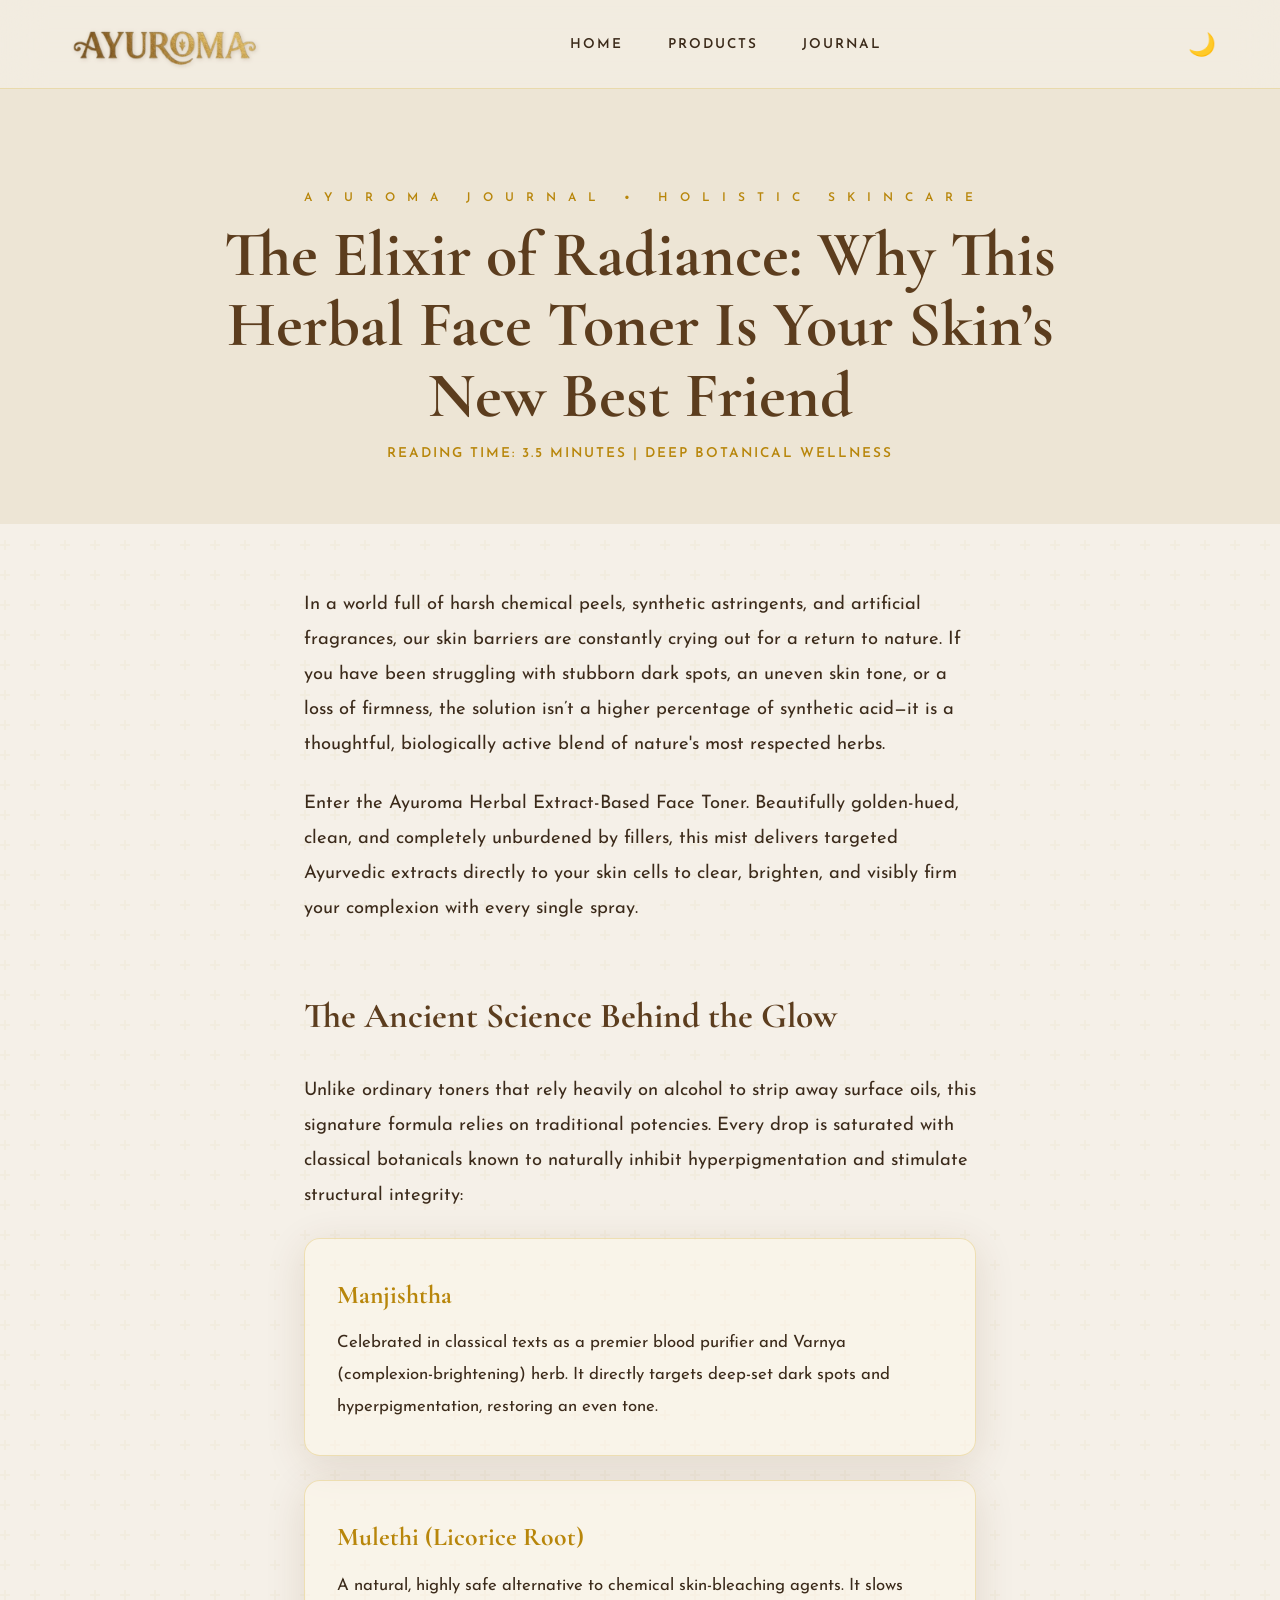
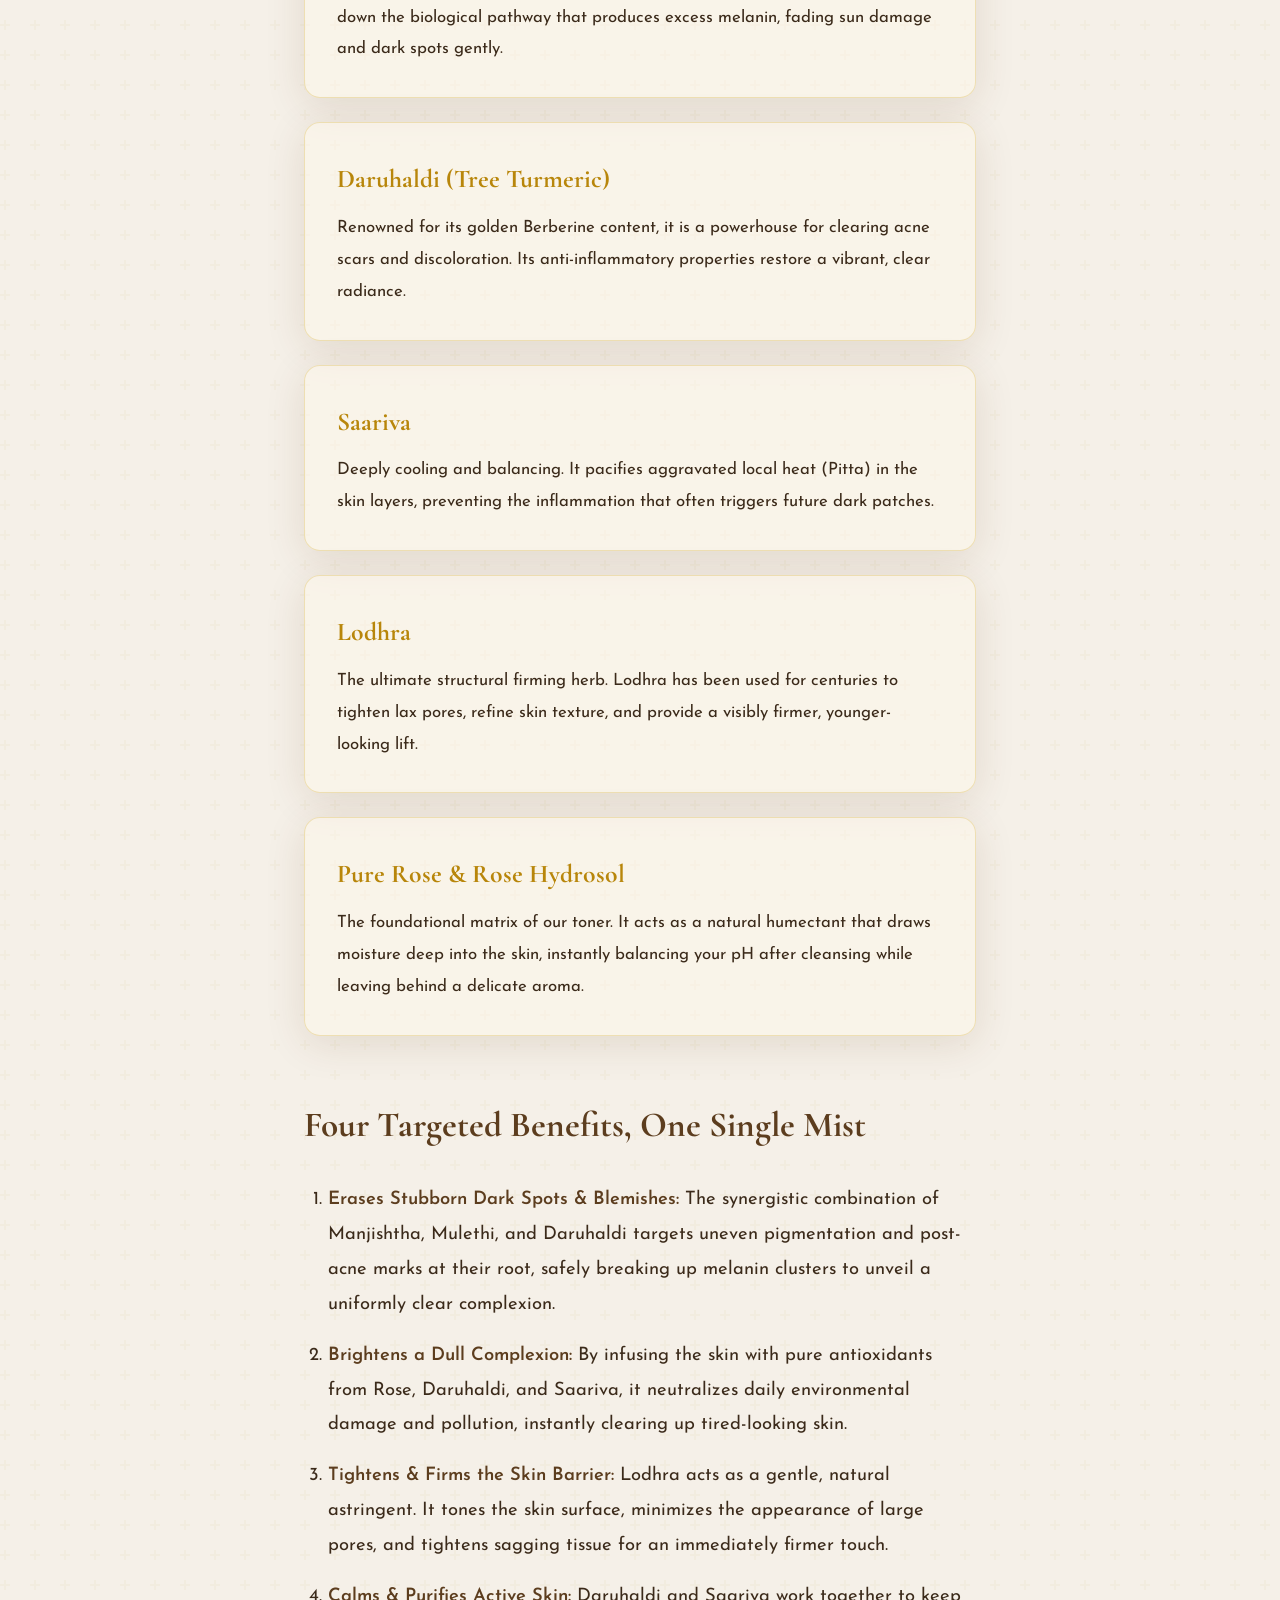
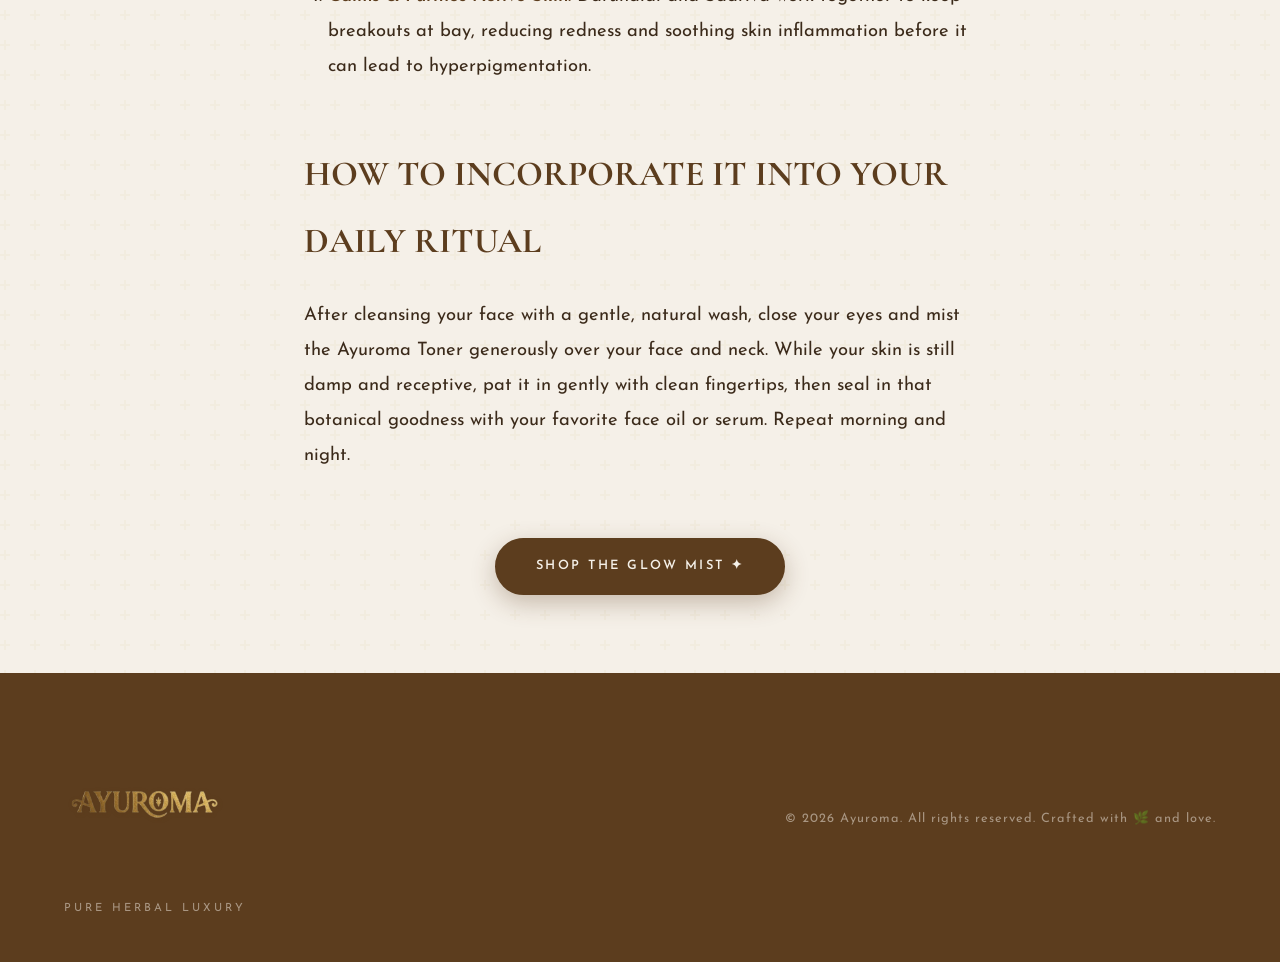
<file: blog-toner.html>
<!DOCTYPE html>
<html lang="en">
<head>
  <meta charset="UTF-8" />
  <meta name="viewport" content="width=device-width, initial-scale=1.0" />
  <title>The Elixir of Radiance | Ayuroma Journal</title>
  <meta name="description" content="Why This Herbal Face Toner Is Your Skin’s New Best Friend." />
  <link rel="preconnect" href="https://fonts.googleapis.com" />
  <link rel="preconnect" href="https://fonts.gstatic.com" crossorigin />
  <link href="https://fonts.googleapis.com/css2?family=Cinzel+Decorative:wght@400;700&family=Cormorant+Garamond:ital,wght@0,400;0,600;0,700;1,400;1,600&family=Josefin+Sans:wght@300;400;600&display=swap" rel="stylesheet" />
  <link rel="stylesheet" href="style-premium.css?v=4" />
  <style>
    /* Add some specific styles for the blog post */
    .blog-post-hero {
      padding: 12rem 5% 4rem;
      text-align: center;
      background: var(--cream-dark);
      position: relative;
    }
    .blog-post-title {
      font-family: 'Cormorant Garamond', serif;
      font-size: clamp(2.5rem, 5vw, 4rem);
      color: var(--brown);
      margin-bottom: 1rem;
      line-height: 1.1;
      max-width: 900px;
      margin-left: auto;
      margin-right: auto;
    }
    .blog-post-meta {
      font-size: 0.85rem;
      letter-spacing: 2px;
      text-transform: uppercase;
      color: var(--gold);
      font-weight: 600;
    }
    .blog-content {
      max-width: 800px;
      margin: 0 auto;
      padding: 4rem 5%;
      font-size: 1.15rem;
      line-height: 1.9;
      color: var(--text-main);
    }
    .blog-content h2 {
      font-family: 'Cormorant Garamond', serif;
      font-size: 2.2rem;
      color: var(--brown);
      margin: 3.5rem 0 1.5rem;
    }
    .blog-content h3 {
      font-family: 'Cormorant Garamond', serif;
      font-size: 1.6rem;
      color: var(--brown);
      margin: 2rem 0 1rem;
    }
    .blog-content p {
      margin-bottom: 1.5rem;
    }
    .blog-content ul, .blog-content ol {
      margin-bottom: 1.5rem;
      padding-left: 1.5rem;
    }
    .blog-content li {
      margin-bottom: 1rem;
    }
    .blog-content strong {
      color: var(--brown);
      font-weight: 600;
    }
    .herb-card {
      background: var(--glass-bg);
      border: 1px solid var(--glass-border);
      border-radius: var(--radius-md);
      padding: 2rem;
      margin-bottom: 1.5rem;
      box-shadow: var(--glass-shadow);
      transition: transform var(--transition);
    }
    .herb-card:hover {
      transform: translateY(-5px);
    }
    .herb-card h4 {
      font-family: 'Cormorant Garamond', serif;
      font-size: 1.6rem;
      color: var(--gold);
      margin-bottom: 0.5rem;
    }
    .herb-card p {
      margin-bottom: 0;
      font-size: 1.05rem;
    }
  </style>
</head>
<body>
  <!-- ======== CURSOR GLOW ======== -->
  <div class="cursor-glow" id="cursorGlow"></div>
  <div class="cursor-trail" id="cursorTrail"></div>

  <!-- ======== NAVBAR ======== -->
  <nav class="navbar scrolled" id="navbar">
    <div class="nav-logo">
      <a href="index.html" style="text-decoration:none; display:flex; align-items:center;">
        <img src="assets/logo.png" alt="Ayuroma Logo" class="nav-logo-img" onerror="this.style.display='none'; this.nextElementSibling.style.display='flex';" />
        <div class="fallback-logo" style="display: none; align-items: baseline; gap: 2px;">
          <span class="logo-text">AYUROMA</span>
          <span class="logo-reg">®</span>
        </div>
      </a>
    </div>
    <ul class="nav-links" id="navLinks">
      <li><a href="index.html#home">Home</a></li>
      <li><a href="index.html#products">Products</a></li>
      <li><a href="index.html#blog">Journal</a></li>
    </ul>
    <div class="nav-actions">
      <button class="theme-toggle" id="themeToggle" aria-label="Toggle Dark Mode">
        <span class="theme-toggle-icon">🌙</span>
      </button>
    </div>
  </nav>

  <!-- ======== BLOG HERO ======== -->
  <header class="blog-post-hero">
    <p class="section-eyebrow">A Y U R O M A &nbsp; J O U R N A L &nbsp; • &nbsp; H O L I S T I C &nbsp; S K I N C A R E</p>
    <h1 class="blog-post-title">The Elixir of Radiance: Why This Herbal Face Toner Is Your Skin’s New Best Friend</h1>
    <p class="blog-post-meta">Reading Time: 3.5 minutes | Deep Botanical Wellness</p>
  </header>

  <!-- ======== BLOG CONTENT ======== -->
  <main class="blog-content">
    <p>In a world full of harsh chemical peels, synthetic astringents, and artificial fragrances, our skin barriers are constantly crying out for a return to nature. If you have been struggling with stubborn dark spots, an uneven skin tone, or a loss of firmness, the solution isn’t a higher percentage of synthetic acid—it is a thoughtful, biologically active blend of nature's most respected herbs.</p>
    
    <p>Enter the Ayuroma Herbal Extract-Based Face Toner. Beautifully golden-hued, clean, and completely unburdened by fillers, this mist delivers targeted Ayurvedic extracts directly to your skin cells to clear, brighten, and visibly firm your complexion with every single spray.</p>

    <h2>The Ancient Science Behind the Glow</h2>
    <p>Unlike ordinary toners that rely heavily on alcohol to strip away surface oils, this signature formula relies on traditional potencies. Every drop is saturated with classical botanicals known to naturally inhibit hyperpigmentation and stimulate structural integrity:</p>

    <div class="herb-card">
      <h4>Manjishtha</h4>
      <p>Celebrated in classical texts as a premier blood purifier and Varnya (complexion-brightening) herb. It directly targets deep-set dark spots and hyperpigmentation, restoring an even tone.</p>
    </div>

    <div class="herb-card">
      <h4>Mulethi (Licorice Root)</h4>
      <p>A natural, highly safe alternative to chemical skin-bleaching agents. It slows down the biological pathway that produces excess melanin, fading sun damage and dark spots gently.</p>
    </div>

    <div class="herb-card">
      <h4>Daruhaldi (Tree Turmeric)</h4>
      <p>Renowned for its golden Berberine content, it is a powerhouse for clearing acne scars and discoloration. Its anti-inflammatory properties restore a vibrant, clear radiance.</p>
    </div>

    <div class="herb-card">
      <h4>Saariva</h4>
      <p>Deeply cooling and balancing. It pacifies aggravated local heat (Pitta) in the skin layers, preventing the inflammation that often triggers future dark patches.</p>
    </div>

    <div class="herb-card">
      <h4>Lodhra</h4>
      <p>The ultimate structural firming herb. Lodhra has been used for centuries to tighten lax pores, refine skin texture, and provide a visibly firmer, younger-looking lift.</p>
    </div>

    <div class="herb-card">
      <h4>Pure Rose & Rose Hydrosol</h4>
      <p>The foundational matrix of our toner. It acts as a natural humectant that draws moisture deep into the skin, instantly balancing your pH after cleansing while leaving behind a delicate aroma.</p>
    </div>

    <h2>Four Targeted Benefits, One Single Mist</h2>
    <ol>
      <li><strong>Erases Stubborn Dark Spots & Blemishes:</strong> The synergistic combination of Manjishtha, Mulethi, and Daruhaldi targets uneven pigmentation and post-acne marks at their root, safely breaking up melanin clusters to unveil a uniformly clear complexion.</li>
      <li><strong>Brightens a Dull Complexion:</strong> By infusing the skin with pure antioxidants from Rose, Daruhaldi, and Saariva, it neutralizes daily environmental damage and pollution, instantly clearing up tired-looking skin.</li>
      <li><strong>Tightens & Firms the Skin Barrier:</strong> Lodhra acts as a gentle, natural astringent. It tones the skin surface, minimizes the appearance of large pores, and tightens sagging tissue for an immediately firmer touch.</li>
      <li><strong>Calms & Purifies Active Skin:</strong> Daruhaldi and Saariva work together to keep breakouts at bay, reducing redness and soothing skin inflammation before it can lead to hyperpigmentation.</li>
    </ol>

    <h2>HOW TO INCORPORATE IT INTO YOUR DAILY RITUAL</h2>
    <p>After cleansing your face with a gentle, natural wash, close your eyes and mist the Ayuroma Toner generously over your face and neck. While your skin is still damp and receptive, pat it in gently with clean fingertips, then seal in that botanical goodness with your favorite face oil or serum. Repeat morning and night.</p>
    
    <div style="text-align: center; margin-top: 4rem;">
      <a href="index.html#products" class="btn btn--primary">Shop The Glow Mist ✦</a>
    </div>
  </main>

  <!-- ======== FOOTER ======== -->
  <footer class="footer">
    <div class="footer-inner">
      <div class="footer-brand">
        <a href="index.html" style="text-decoration:none;">
          <img src="assets/logo.png" alt="Ayuroma Logo" class="footer-logo-img" onerror="this.style.display='none'; this.nextElementSibling.style.display='block';" />
          <div class="fallback-logo" style="display: none;">
            <span class="logo-text" style="color:var(--cream); background:none; -webkit-text-fill-color:initial;">AYUROMA</span><span class="logo-reg" style="color:var(--gold-light); background:none; -webkit-text-fill-color:initial;">®</span>
          </div>
        </a>
        <p>Pure Herbal Luxury</p>
      </div>
      <p class="footer-copy">© 2026 Ayuroma. All rights reserved. Crafted with 🌿 and love.</p>
    </div>
  </footer>

  <script src="script-premium.js?v=4"></script>
</body>
</html>
</file>
<file: style-premium.css>
/* ============================
   AYUROMA – Premium CSS
   Theme: Parchment Botanical Glassmorphism
   ============================ */

/* ── FONTS & ROOT ── */
@import url('https://fonts.googleapis.com/css2?family=Cormorant+Garamond:ital,wght@0,400;0,600;0,700;1,400;1,600&family=Josefin+Sans:wght@300;400;600&display=swap');

:root {
  --cream:       #f5f0e8;
  --cream-dark:  #ede5d5;
  --parchment:   #e8ddc8;
  --gold:        #b8860b;
  --gold-light:  #d4af37;
  --gold-shine:  #f0d060;
  --brown:       #5c3d1e;
  --green:       #3a5c3a;
  --green-light: #6a9c6a;
  --rose:        #c7607a;
  --turmeric:    #d4881a;
  --text-main:   #3b2a1a;
  --text-muted:  #7a6050;
  --glass-bg:    rgba(255,248,235,0.45);
  --glass-bg-strong: rgba(255,248,235,0.72);
  --glass-border:rgba(212,175,55,0.3);
  --glass-shadow:0 8px 40px rgba(90,50,10,0.12);
  --radius-lg:   24px;
  --radius-md:   16px;
  --radius-sm:   10px;
  --transition:  0.4s cubic-bezier(0.25, 1, 0.5, 1);
}

[data-theme="dark"] {
  --cream:       #1a1614;
  --cream-dark:  #25201d;
  --parchment:   #12100e;
  --gold:        #d4af37;
  --gold-light:  #f0d060;
  --gold-shine:  #fdf0a6;
  --brown:       #e8ddc8;
  --text-main:   #f5f0e8;
  --text-muted:  #b5a595;
  --glass-bg:    rgba(30, 25, 20, 0.65);
  --glass-bg-strong: rgba(30, 25, 20, 0.85);
  --glass-border:rgba(212, 175, 55, 0.25);
  --glass-shadow:0 8px 40px rgba(0, 0, 0, 0.6);
}

body.dark-mode {
  --brown: #EADDCD;
  --cream: #1C1611;
  --bg-color: #120E0A;
  --text-main: #F3EAE1;
  --text-muted: #BFAEA3;
  --glass-bg: rgba(28, 22, 17, 0.75);
  --glass-border: rgba(212, 175, 55, 0.15);
  --shadow: 0 10px 40px rgba(0, 0, 0, 0.4);
  --shadow-hover: 0 15px 50px rgba(0, 0, 0, 0.6);
}

*, *::before, *::after { box-sizing: border-box; margin: 0; padding: 0; }

html { scroll-behavior: smooth; }

body {
  font-family: 'Josefin Sans', sans-serif;
  background-color: var(--cream);
  background-image:
    url("data:image/svg+xml,%3Csvg width='60' height='60' viewBox='0 0 60 60' xmlns='http://www.w3.org/2000/svg'%3E%3Cg fill='none' fill-rule='evenodd'%3E%3Cg fill='%23b8860b' fill-opacity='0.04'%3E%3Cpath d='M36 34v-4h-2v4h-4v2h4v4h2v-4h4v-2h-4zm0-30V0h-2v4h-4v2h4v4h2V6h4V4h-4zM6 34v-4H4v4H0v2h4v4h2v-4h4v-2H6zM6 4V0H4v4H0v2h4v4h2V6h4V4H6z'/%3E%3C/g%3E%3C/g%3E%3C/svg%3E");
  color: var(--text-main);
  overflow-x: hidden;
  min-height: 100vh;
}

/* ── PETALS ── */
.petals-container {
  position: fixed;
  top: 0; left: 0;
  width: 100%; height: 100%;
  pointer-events: none;
  z-index: 0;
  overflow: hidden;
}
.petal {
  position: absolute;
  top: -60px;
  width: 14px;
  height: 14px;
  border-radius: 50% 0 50% 0;
  opacity: 0;
  animation: petalFall linear infinite;
}
@keyframes petalFall {
  0%   { opacity: 0;   transform: translateY(-20px) rotate(0deg); }
  10%  { opacity: 0.6; }
  90%  { opacity: 0.4; }
  100% { opacity: 0;   transform: translateY(110vh) rotate(720deg); }
}

/* ── NAVBAR ── */
.navbar {
  position: fixed;
  top: 0; width: 100%;
  padding: 1.2rem 5%;
  display: flex;
  align-items: center;
  justify-content: space-between;
  background: rgba(245,240,232,0.6);
  backdrop-filter: blur(20px);
  -webkit-backdrop-filter: blur(20px);
  border-bottom: 1px solid var(--glass-border);
  z-index: 1000;
  transition: background var(--transition);
}
.navbar.scrolled {
  background: rgba(245,240,232,0.92);
  box-shadow: 0 4px 20px rgba(90,50,10,0.08);
}

.nav-logo {
  display: flex;
  align-items: center;
}
.nav-logo-img {
  height: 200px;
  width: auto;
  object-fit: contain;
  filter: drop-shadow(1px 1px 2px rgba(90, 50, 10, 0.2));
  margin-top: -75px;
  margin-bottom: -75px;
  pointer-events: none;
}
.footer-logo-img {
  height: 160px;
  width: auto;
  object-fit: contain;
  margin-bottom: 0.8rem;
  filter: drop-shadow(1px 1px 2px rgba(90, 50, 10, 0.3));
}
.logo-text {
  font-family: 'Cinzel Decorative', serif;
  font-size: 2.6rem;
  font-weight: 700;
  letter-spacing: 2px;
  background: linear-gradient(
    to bottom right,
    #cf9e46 0%,
    #fdf0a6 25%,
    #d8a241 50%,
    #b27b27 75%,
    #e1b656 100%
  );
  -webkit-background-clip: text;
  -webkit-text-fill-color: transparent;
  color: transparent;
  filter: drop-shadow(1px 1px 1px rgba(90, 50, 10, 0.3));
  text-transform: uppercase;
}
.logo-reg {
  font-size: 1rem;
  font-family: 'Cinzel Decorative', serif;
  background: linear-gradient(to bottom, #fdf0a6, #b27b27);
  -webkit-background-clip: text;
  -webkit-text-fill-color: transparent;
  color: transparent;
  transform: translateY(-12px);
}

.nav-links {
  list-style: none;
  display: flex;
  gap: 2.8rem;
}
.nav-links a {
  text-decoration: none;
  font-size: 0.85rem;
  font-weight: 600;
  letter-spacing: 2px;
  text-transform: uppercase;
  color: var(--text-main);
  position: relative;
  transition: color var(--transition);
}
.nav-links a::after {
  content: '';
  position: absolute;
  bottom: -4px; left: 0;
  width: 0; height: 1px;
  background: var(--gold);
  transition: width var(--transition);
}
.nav-links a:hover { color: var(--gold); }
.nav-links a:hover::after { width: 100%; }

.nav-toggle {
  display: none;
  flex-direction: column;
  gap: 5px;
  background: none;
  border: none;
  cursor: pointer;
  padding: 4px;
}
.nav-toggle span {
  display: block;
  width: 26px; height: 2px;
  background: var(--brown);
  transition: var(--transition);
}

.nav-actions {
  display: flex;
  align-items: center;
  gap: 1.5rem;
  position: relative;
  z-index: 100;
}
.theme-toggle {
  background: none;
  border: none;
  font-size: 1.4rem;
  cursor: pointer;
  color: var(--brown);
  transition: transform var(--transition);
  display: flex;
  align-items: center;
  justify-content: center;
}
.theme-toggle:hover {
  transform: rotate(15deg) scale(1.1);
}
.nav-cart-btn {
  background: none;
  border: none;
  font-size: 1.4rem;
  cursor: pointer;
  color: var(--brown);
  position: relative;
  display: flex;
  align-items: center;
  justify-content: center;
  transition: transform var(--transition);
}
.nav-cart-btn:hover {
  transform: scale(1.1);
}
.nav-cart-count {
  position: absolute;
  top: -6px; right: -8px;
  background: var(--gold);
  color: var(--brown);
  font-size: 0.7rem;
  font-weight: bold;
  border-radius: 50%;
  width: 18px; height: 18px;
  display: flex; align-items: center; justify-content: center;
}

/* ── SECTION COMMON ── */
.section {
  padding: 8rem 5%;
  position: relative;
  z-index: 1;
}

.section-eyebrow {
  font-family: 'Josefin Sans', sans-serif;
  font-size: 0.75rem;
  font-weight: 600;
  letter-spacing: 4px;
  text-transform: uppercase;
  color: var(--gold);
  margin-bottom: 1rem;
}
.section-title {
  font-family: 'Cormorant Garamond', serif;
  font-size: clamp(2.6rem, 5vw, 4.2rem);
  font-weight: 700;
  color: var(--brown);
  line-height: 1.1;
  margin-bottom: 2rem;
}
.section-title em {
  font-style: italic;
  color: var(--gold);
}
.section-header {
  text-align: center;
  margin-bottom: 4rem;
}

/* ── GLASSMORPHISM CARD ── */
.glass-card {
  background: var(--glass-bg);
  backdrop-filter: blur(24px);
  -webkit-backdrop-filter: blur(24px);
  border: 1px solid var(--glass-border);
  border-radius: var(--radius-lg);
  box-shadow: var(--glass-shadow);
}

/* ── HERO ── */
.hero {
  min-height: 100vh;
  display: flex;
  align-items: center;
  justify-content: center;
  gap: 4rem;
  padding: 10rem 5% 6rem;
  position: relative;
  overflow: hidden;
}

.hero-bg-texture {
  position: absolute;
  inset: 0;
  background:
    radial-gradient(ellipse 70% 80% at 50% 50%, rgba(212,175,55,0.08), transparent),
    radial-gradient(ellipse 40% 40% at 20% 80%, rgba(199,96,122,0.08), transparent),
    radial-gradient(ellipse 40% 40% at 80% 20%, rgba(106,156,106,0.08), transparent);
  pointer-events: none;
}

.hero-botanical {
  flex: 1;
  display: flex;
  justify-content: center;
  align-items: center;
  max-width: 420px;
}
.hero-product-img {
  width: 100%;
  max-width: 400px;
  border-radius: var(--radius-lg);
  box-shadow: var(--glass-shadow);
  border: 1px solid var(--glass-border);
  transition: transform var(--transition);
  animation: breathe 8s ease-in-out infinite;
}
@keyframes breathe {
  0%, 100% { transform: translateY(0) scale(1); }
  50% { transform: translateY(-12px) scale(1.02); }
}
.hero-product-img:hover {
  transform: scale(1.04) rotate(-1deg);
  box-shadow: 0 30px 80px rgba(90,50,10,0.28), 0 0 0 2px rgba(212,175,55,0.4);
}

@keyframes floatAnim {
  0%, 100% { transform: translateY(0) rotate(-1deg); }
  50%       { transform: translateY(-18px) rotate(1deg); }
}
@keyframes floatAnimDelay {
  0%, 100% { transform: translateY(-8px) rotate(1deg); }
  50%       { transform: translateY(10px) rotate(-1deg); }
}
.float-anim            { animation: floatAnim 7s ease-in-out infinite; }
.float-anim--delay     { animation: floatAnimDelay 8s ease-in-out infinite; }

.hero-content {
  flex: 1.2;
  max-width: 560px;
  text-align: center;
  z-index: 2;
}

.hero-eyebrow {
  font-size: 0.75rem;
  letter-spacing: 4px;
  text-transform: uppercase;
  color: var(--gold);
  font-weight: 600;
  margin-bottom: 1.5rem;
}

.hero-title {
  font-family: 'Cormorant Garamond', serif;
  font-size: clamp(3.8rem, 8vw, 6.5rem);
  font-weight: 700;
  color: var(--brown);
  line-height: 1.0;
  margin-bottom: 1.5rem;
}
.hero-title em {
  display: block;
  font-style: italic;
  color: var(--gold);
  text-shadow: 0 2px 20px rgba(212,175,55,0.25);
}

.hero-subtitle {
  font-family: 'Cormorant Garamond', serif;
  font-size: 1.6rem;
  font-style: italic;
  color: var(--text-muted);
  margin-bottom: 0.8rem;
}
.hero-tagline {
  font-size: 0.85rem;
  letter-spacing: 2px;
  text-transform: uppercase;
  color: var(--green);
  margin-bottom: 3rem;
}

.hero-cta {
  display: flex;
  gap: 1.2rem;
  justify-content: center;
  flex-wrap: wrap;
}

.hero-scroll-hint {
  position: absolute;
  bottom: 2.5rem;
  left: 50%;
  transform: translateX(-50%);
  display: flex;
  flex-direction: column;
  align-items: center;
  gap: 0.6rem;
  font-size: 0.7rem;
  letter-spacing: 3px;
  text-transform: uppercase;
  color: var(--text-muted);
  opacity: 0.7;
}
.scroll-line {
  width: 1px;
  height: 50px;
  background: linear-gradient(to bottom, var(--gold), transparent);
  animation: scrollLineAnim 2s ease-in-out infinite;
}
@keyframes scrollLineAnim {
  0%,100% { transform: scaleY(1); opacity:1; }
  50%      { transform: scaleY(0.6); opacity:0.4; }
}

/* ── BUTTONS ── */
.btn {
  display: inline-block;
  padding: 0.9rem 2.4rem;
  font-family: 'Josefin Sans', sans-serif;
  font-size: 0.8rem;
  font-weight: 600;
  letter-spacing: 2.5px;
  text-transform: uppercase;
  text-decoration: none;
  border-radius: 50px;
  border: 2px solid transparent;
  cursor: pointer;
  transition: all var(--transition);
  position: relative;
  overflow: hidden;
}
.btn::before {
  content: '';
  position: absolute;
  top: 0; left: -100%;
  width: 50%; height: 100%;
  background: linear-gradient(to right, rgba(255,255,255,0) 0%, rgba(255,255,255,0.2) 50%, rgba(255,255,255,0) 100%);
  transform: skewX(-20deg);
  transition: all 0.6s ease;
}
.btn:hover::before { left: 150%; }

.btn--primary {
  background: var(--brown);
  color: var(--cream);
  border-color: var(--brown);
  box-shadow: 0 8px 24px rgba(92,61,30,0.3);
}
.btn--primary:hover {
  background: var(--gold);
  border-color: var(--gold);
  transform: translateY(-3px);
  box-shadow: 0 14px 32px rgba(184,134,11,0.35);
}

.btn--outline {
  background: transparent;
  color: var(--brown);
  border-color: var(--brown);
}
.btn--outline:hover {
  background: var(--brown);
  color: var(--cream);
  transform: translateY(-3px);
}

/* ── MARQUEE ── */
.marquee-strip {
  background: var(--brown);
  overflow: hidden;
  padding: 1rem 0;
  position: relative;
  z-index: 1;
}
.marquee-track {
  display: flex;
  gap: 3rem;
  white-space: nowrap;
  animation: marqueeScroll 25s linear infinite;
}
.marquee-track span {
  font-size: 0.75rem;
  letter-spacing: 2px;
  text-transform: uppercase;
  color: var(--gold-light);
  flex-shrink: 0;
}
@keyframes marqueeScroll {
  from { transform: translateX(0); }
  to   { transform: translateX(-50%); }
}

/* ── STORY ── */
.story { background: var(--cream-dark); }
.story-inner {
  display: flex;
  align-items: center;
  gap: 6rem;
  max-width: 1200px;
  margin: 0 auto;
}

.story-image-wrap {
  flex: 1;
  position: relative;
  border-radius: var(--radius-lg);
  overflow: hidden;
}
.story-img {
  width: 100%;
  border-radius: var(--radius-lg);
  display: block;
  box-shadow: 0 24px 60px rgba(90,50,10,0.18);
  transition: transform var(--transition);
}
.story-img:hover { transform: scale(1.02); }
.story-img-glow {
  position: absolute;
  inset: -20px;
  background: radial-gradient(ellipse at center, rgba(212,175,55,0.15), transparent 70%);
  pointer-events: none;
}

.story-text { flex: 1.2; }

.story-body {
  color: var(--text-muted);
  line-height: 1.9;
  font-size: 1rem;
  margin-bottom: 2rem;
}

.story-pillars {
  list-style: none;
  display: flex;
  flex-direction: column;
  gap: 1.2rem;
}
.story-pillars li {
  display: flex;
  align-items: center;
  gap: 1rem;
  font-size: 0.9rem;
  color: var(--text-main);
  line-height: 1.5;
}
.pillar-icon {
  font-size: 1.5rem;
  width: 42px;
  height: 42px;
  border-radius: 50%;
  background: rgba(212,175,55,0.12);
  border: 1px solid rgba(212,175,55,0.3);
  display: flex;
  align-items: center;
  justify-content: center;
  flex-shrink: 0;
}

/* ── PRODUCTS ── */
.products-grid {
  display: grid;
  grid-template-columns: repeat(auto-fit, minmax(310px, 1fr));
  gap: 2.5rem;
  max-width: 1200px;
  margin: 0 auto;
}

.product-card {
  position: relative;
  display: flex;
  flex-direction: column;
  overflow: hidden;
  transition: transform var(--transition), box-shadow var(--transition);
}
.product-card:hover {
  transform: translateY(-12px) !important;
  box-shadow: 0 28px 60px rgba(90,50,10,0.18), 0 0 0 1px rgba(212,175,55,0.35);
}

.product-card__badge {
  position: absolute;
  top: 1.2rem; left: 1.2rem;
  background: var(--brown);
  color: var(--cream);
  font-size: 0.65rem;
  letter-spacing: 2px;
  text-transform: uppercase;
  font-weight: 600;
  padding: 0.35rem 0.9rem;
  border-radius: 50px;
  z-index: 2;
}
.product-card__badge--new  { background: var(--green); }
.product-card__badge--gold { background: var(--gold); color: var(--brown); }

.product-card__img-wrap {
  position: relative;
  height: 300px;
  overflow: hidden;
  background: rgba(255,248,235,0.6);
}
.product-card__img {
  width: 100%;
  height: 100%;
  object-fit: cover;
  transition: transform 0.7s cubic-bezier(0.25,1,0.5,1);
}
.product-card:hover .product-card__img { transform: scale(1.08); }
.product-card__img-glow {
  display: none;
}

.product-card__body {
  padding: 2rem;
  display: flex;
  flex-direction: column;
  gap: 0.8rem;
  flex: 1;
}
.product-card__name {
  font-family: 'Cormorant Garamond', serif;
  font-size: 1.9rem;
  font-weight: 700;
  color: var(--brown);
}
.product-card__price {
  display: flex;
  align-items: baseline;
  gap: 0.6rem;
  margin-top: -0.3rem;
  margin-bottom: 0.2rem;
}
.price-current {
  font-family: 'Cormorant Garamond', serif;
  font-size: 1.7rem;
  font-weight: 700;
  color: var(--gold);
}
.price-old {
  font-family: 'Josefin Sans', sans-serif;
  font-size: 1rem;
  color: var(--text-muted);
  text-decoration: line-through;
  opacity: 0.6;
}
.product-card__tagline {
  font-size: 0.8rem;
  letter-spacing: 1.5px;
  text-transform: uppercase;
  color: var(--gold);
  font-style: italic;
}
.product-card__ingredients {
  display: flex;
  flex-wrap: wrap;
  gap: 0.5rem;
}
.tag {
  font-size: 0.7rem;
  letter-spacing: 1px;
  text-transform: uppercase;
  padding: 0.3rem 0.8rem;
  border-radius: 50px;
  background: rgba(212,175,55,0.12);
  border: 1px solid rgba(212,175,55,0.35);
  color: var(--brown);
  font-weight: 600;
}
.product-card__desc {
  font-size: 0.88rem;
  color: var(--text-muted);
  line-height: 1.75;
  flex: 1;
}
.product-btn { margin-top: 1rem; width: 100%; text-align: center; }

/* ── INGREDIENTS ── */
.ingredients-section {
  background: var(--parchment);
  background-image:
    url("data:image/svg+xml,%3Csvg width='40' height='40' viewBox='0 0 40 40' xmlns='http://www.w3.org/2000/svg'%3E%3Cg fill='%23b8860b' fill-opacity='0.05'%3E%3Ccircle cx='20' cy='20' r='4'/%3E%3C/g%3E%3C/svg%3E");
}
.ingredients-grid {
  display: grid;
  grid-template-columns: repeat(auto-fit, minmax(260px, 1fr));
  gap: 2rem;
  max-width: 1200px;
  margin: 0 auto;
}

.ingredient-card {
  padding: 2.5rem 2rem;
  text-align: center;
  transition: transform var(--transition), box-shadow var(--transition);
}
.ingredient-card:hover {
  transform: translateY(-8px) !important;
  box-shadow: 0 20px 40px rgba(90,50,10,0.12);
}
.ing-icon-wrap {
  margin-bottom: 1.5rem;
}
.ing-emoji {
  font-size: 3.5rem;
  display: block;
  animation: breathe 4s ease-in-out infinite;
}
.ingredient-card:nth-child(2) .ing-emoji { animation-delay: 0.5s; }
.ingredient-card:nth-child(3) .ing-emoji { animation-delay: 1s; }
.ingredient-card:nth-child(4) .ing-emoji { animation-delay: 1.5s; }
.ingredient-card:nth-child(5) .ing-emoji { animation-delay: 2s; }
.ingredient-card:nth-child(6) .ing-emoji { animation-delay: 2.5s; }
@keyframes breathe {
  0%,100% { transform: scale(1); }
  50%      { transform: scale(1.12); }
}
.ing-name {
  font-family: 'Cormorant Garamond', serif;
  font-size: 1.6rem;
  font-weight: 700;
  color: var(--brown);
  margin-bottom: 0.8rem;
}
.ing-desc {
  font-size: 0.86rem;
  color: var(--text-muted);
  line-height: 1.8;
}

/* ── TRANSFORMATION JOURNEY ── */
.journey-section {
  position: relative;
  background: var(--cream);
  padding: 0;
}
[data-theme="dark"] .journey-section {
  background: var(--cream-dark);
}
.journey-container {
  display: flex;
  max-width: 1400px;
  margin: 0 auto;
}
.journey-text {
  flex: 1;
  padding: 0 5%;
}
.journey-step {
  height: 100vh;
  display: flex;
  flex-direction: column;
  justify-content: center;
  opacity: 0.3;
  transition: opacity 0.6s ease;
}
.journey-step.active {
  opacity: 1;
}
.journey-desc {
  font-size: 1.1rem;
  line-height: 1.8;
  color: var(--text-muted);
  max-width: 500px;
}
.journey-visual {
  flex: 1;
  position: relative;
}
.journey-sticky {
  position: sticky;
  top: 0;
  height: 100vh;
  display: flex;
  align-items: center;
  justify-content: center;
  padding: 2rem;
}
.journey-img {
  position: absolute;
  width: 80%;
  max-width: 600px;
  height: auto;
  aspect-ratio: 4/5;
  object-fit: cover;
  border-radius: var(--radius-lg);
  box-shadow: var(--glass-shadow);
  opacity: 0;
  transform: translateY(20px) scale(0.95);
  transition: opacity 0.8s ease, transform 0.8s cubic-bezier(0.215, 0.61, 0.355, 1);
}
.journey-img.active {
  opacity: 1;
  transform: translateY(0) scale(1);
}

@media (max-width: 900px) {
  .journey-container {
    flex-direction: column-reverse;
  }
  .journey-step {
    height: auto;
    padding: 4rem 0;
    opacity: 1;
  }
  .journey-visual {
    height: 50vh;
  }
  .journey-sticky {
    height: 50vh;
  }
  .journey-img {
    height: 100%;
    width: 100%;
  }
}

/* ── BENEFITS BANNER ── */
.benefits-banner {
  padding: 0 5% 6rem;
  position: relative;
  z-index: 1;
}
.benefits-banner__inner {
  display: flex;
  justify-content: space-around;
  align-items: center;
  flex-wrap: wrap;
  gap: 2rem;
  padding: 3.5rem 4rem;
  max-width: 1100px;
  margin: 0 auto;
  border: 1px solid rgba(212,175,55,0.4);
}
.benefit-item {
  text-align: center;
  display: flex;
  flex-direction: column;
  align-items: center;
  gap: 0.5rem;
}
.benefit-num {
  font-family: 'Cormorant Garamond', serif;
  font-size: 3.5rem;
  font-weight: 700;
  color: var(--gold);
  line-height: 1;
}
.benefit-label {
  font-size: 0.75rem;
  letter-spacing: 2px;
  text-transform: uppercase;
  color: var(--text-muted);
  font-weight: 600;
}
.benefit-divider {
  width: 1px;
  height: 60px;
  background: rgba(212,175,55,0.25);
}

.particle {
  position: fixed;
  width: 8px;
  height: 8px;
  background: var(--gold);
  border-radius: 50%;
  pointer-events: none;
  z-index: 10000;
  animation: explode 0.8s cubic-bezier(0.25, 1, 0.5, 1) forwards;
}
@keyframes explode {
  0% { transform: translate(-50%, -50%) scale(1); opacity: 1; }
  100% { transform: translate(calc(-50% + var(--dx)), calc(-50% + var(--dy))) scale(0); opacity: 0; }
}

/* ── TOAST ── */
/* ── CONTACT ── */
.contact-inner {
  max-width: 800px;
  margin: 0 auto;
  padding: 4rem;
}
.contact-form { display: flex; flex-direction: column; gap: 1.5rem; }
.form-row { display: grid; grid-template-columns: 1fr 1fr; gap: 1.5rem; }
.form-group {
  display: flex;
  flex-direction: column;
  gap: 0.5rem;
}
.form-group label {
  font-size: 0.75rem;
  letter-spacing: 2px;
  text-transform: uppercase;
  color: var(--gold);
  font-weight: 600;
}
.form-group input,
.form-group textarea {
  padding: 1rem 1.2rem;
  border: 1px solid rgba(212,175,55,0.35);
  border-radius: var(--radius-sm);
  background: rgba(255,248,235,0.6);
  font-family: 'Josefin Sans', sans-serif;
  font-size: 0.9rem;
  color: var(--text-main);
  outline: none;
  transition: border var(--transition), box-shadow var(--transition);
  resize: vertical;
}
.form-group input:focus,
.form-group textarea:focus {
  border-color: var(--gold);
  box-shadow: 0 0 0 3px rgba(212,175,55,0.12);
}
.form-group input::placeholder,
.form-group textarea::placeholder { color: var(--text-muted); opacity: 0.7; }

.form-success {
  display: none;
  text-align: center;
  color: var(--green);
  font-size: 0.9rem;
  font-style: italic;
  padding: 1rem;
  border-radius: var(--radius-sm);
  background: rgba(106,156,106,0.1);
  border: 1px solid rgba(106,156,106,0.3);
}
.form-success.visible { display: block; }

/* ── REVIEWS & RATING EXPERIENCE ── */
.reviews-intro {
  max-width: 580px;
  margin: 1.2rem auto 0;
  color: var(--text-muted);
  font-size: 1.05rem;
  line-height: 1.7;
}
.reviews-shell {
  max-width: 950px;
  margin: 0 auto;
  padding: 2.5rem;
}

/* Aggregate Rating Score Hero */
.reviews-overview {
  display: grid;
  grid-template-columns: 260px 1fr;
  gap: 2.5rem;
  align-items: center;
  padding: 2rem;
  background: rgba(255, 248, 235, 0.45);
  border: 1px solid var(--glass-border);
  border-radius: var(--radius-md);
  margin-bottom: 2rem;
}
[data-theme="dark"] .reviews-overview {
  background: rgba(30, 25, 20, 0.5);
}
.rating-hero-score {
  text-align: center;
  border-right: 1px solid rgba(212, 175, 55, 0.25);
  padding-right: 2rem;
}
.rating-big-number {
  font-family: 'Cormorant Garamond', serif;
  font-size: 4rem;
  font-weight: 700;
  color: var(--brown);
  line-height: 1;
  display: block;
}
.rating-hero-stars {
  color: #f59e0b;
  font-size: 1.4rem;
  letter-spacing: 3px;
  margin: 0.4rem 0 0.2rem;
}
.rating-total-text {
  font-size: 0.8rem;
  color: var(--text-muted);
  text-transform: uppercase;
  letter-spacing: 1.5px;
}

/* Rating Breakdown Progress Bars */
.rating-bars-container {
  display: flex;
  flex-direction: column;
  gap: 0.5rem;
}
.rating-bar-row {
  display: flex;
  align-items: center;
  gap: 0.8rem;
  font-size: 0.85rem;
  color: var(--text-muted);
}
.bar-label {
  min-width: 32px;
  font-weight: 600;
  color: var(--brown);
}
.bar-track {
  flex: 1;
  height: 8px;
  background: rgba(212, 175, 55, 0.18);
  border-radius: 999px;
  overflow: hidden;
}
.bar-fill {
  height: 100%;
  background: linear-gradient(90deg, var(--gold), #f59e0b);
  border-radius: 999px;
  transition: width 0.6s cubic-bezier(0.25, 1, 0.5, 1);
}
.bar-count {
  min-width: 28px;
  text-align: right;
  font-size: 0.8rem;
}

/* Reviews Account Header */
.reviews-account {
  display: flex;
  justify-content: space-between;
  align-items: center;
  gap: 1.5rem;
  padding: 1.4rem 1.8rem;
  border: 1px solid var(--glass-border);
  border-radius: var(--radius-md);
  background: rgba(255, 248, 235, 0.6);
  margin-bottom: 1.5rem;
}
[data-theme="dark"] .reviews-account {
  background: rgba(30, 25, 20, 0.7);
}
.reviews-account-label {
  font-family: 'Cormorant Garamond', serif;
  color: var(--brown);
  font-size: 1.6rem;
  font-weight: 700;
  line-height: 1.2;
}
.reviews-account-copy {
  color: var(--text-muted);
  font-size: 0.85rem;
  margin-top: 0.2rem;
}
.reviews-account-actions {
  display: flex;
  align-items: center;
  gap: 0.8rem;
  flex-shrink: 0;
}
.reviews-view-profile-btn {
  padding: 0.6rem 1.2rem;
  font-size: 0.85rem;
}
.reviews-sign-out {
  appearance: none;
  border: 0;
  padding: 0.5rem 0.8rem;
  background: transparent;
  color: var(--rose);
  cursor: pointer;
  font-family: 'Josefin Sans', sans-serif;
  font-size: 0.8rem;
  letter-spacing: 0.5px;
  text-decoration: underline;
  transition: opacity 0.2s;
}
.reviews-sign-out:hover {
  opacity: 0.8;
}

/* Review Form Styling */
.review-form {
  padding: 2rem;
  border: 1px solid var(--glass-border);
  border-radius: var(--radius-md);
  background: rgba(255, 255, 255, 0.45);
  margin-bottom: 2.5rem;
}
[data-theme="dark"] .review-form {
  background: rgba(30, 25, 20, 0.5);
}
.review-form-top {
  display: flex;
  align-items: center;
  justify-content: space-between;
  gap: 1.5rem;
  margin-bottom: 1.5rem;
  flex-wrap: wrap;
}
.rating-picker-group {
  display: flex;
  align-items: center;
  gap: 1rem;
}
.picker-title {
  font-size: 0.8rem;
  text-transform: uppercase;
  letter-spacing: 1.5px;
  color: var(--gold);
  font-weight: 600;
}
.star-rating-picker {
  display: flex;
  align-items: center;
  gap: 4px;
}
.star-pick-btn {
  background: none;
  border: none;
  font-size: 1.8rem;
  color: rgba(212, 175, 55, 0.3);
  cursor: pointer;
  padding: 0 2px;
  line-height: 1;
  transition: transform 0.15s ease, color 0.15s ease;
}
.star-pick-btn:hover {
  transform: scale(1.25);
}
.star-pick-btn.active {
  color: #f59e0b;
}
.rating-selected-text {
  margin-left: 0.8rem;
  font-size: 0.85rem;
  font-weight: 600;
  color: var(--brown);
}
.review-signed-badge {
  font-size: 0.82rem;
  color: var(--text-muted);
  background: rgba(212, 175, 55, 0.12);
  padding: 0.4rem 0.9rem;
  border-radius: 50px;
  border: 1px solid rgba(212, 175, 55, 0.25);
}
.review-form-footer {
  display: flex;
  align-items: center;
  justify-content: space-between;
  gap: 1rem;
  margin-top: 1.2rem;
  flex-wrap: wrap;
}
.review-feedback {
  min-height: 1.4rem;
  color: var(--green);
  font-size: 0.88rem;
  font-weight: 600;
}
.review-feedback.is-error {
  color: #e53e3e;
}

/* Customer Reviews Feed Header & Cards */
.reviews-list-heading {
  display: flex;
  justify-content: space-between;
  align-items: flex-end;
  padding-bottom: 1rem;
  margin-bottom: 1.5rem;
  border-bottom: 1px solid rgba(212, 175, 55, 0.25);
}
.reviews-list-heading h3 {
  font-family: 'Cormorant Garamond', serif;
  font-size: 1.8rem;
  color: var(--brown);
  font-weight: 700;
}
.reviews-list-heading p {
  color: var(--text-muted);
  font-size: 0.85rem;
}
.reviews-list {
  display: grid;
  gap: 1.2rem;
}
.review-card {
  padding: 1.6rem 1.8rem;
  border: 1px solid var(--glass-border);
  border-radius: var(--radius-md);
  background: rgba(255, 255, 255, 0.55);
  box-shadow: 0 4px 20px rgba(90, 50, 10, 0.04);
  transition: transform 0.25s ease, box-shadow 0.25s ease;
}
[data-theme="dark"] .review-card {
  background: rgba(30, 25, 20, 0.6);
  box-shadow: 0 4px 20px rgba(0, 0, 0, 0.2);
}
.review-card:hover {
  transform: translateY(-2px);
  box-shadow: 0 8px 30px rgba(90, 50, 10, 0.08);
}
.review-card-top {
  display: flex;
  justify-content: space-between;
  align-items: center;
  gap: 1rem;
}
.review-user-meta {
  display: flex;
  align-items: center;
  gap: 0.9rem;
}
.reviewer-avatar {
  width: 44px;
  height: 44px;
  border-radius: 50%;
  object-fit: cover;
  border: 2px solid var(--gold);
}
.reviewer-avatar-placeholder {
  width: 44px;
  height: 44px;
  border-radius: 50%;
  background: linear-gradient(135deg, var(--gold), var(--brown));
  color: #fff;
  display: flex;
  align-items: center;
  justify-content: center;
  font-weight: 700;
  font-size: 1.1rem;
  border: 2px solid var(--gold-light);
}
.reviewer-details {
  display: flex;
  flex-direction: column;
}
.reviewer-name-row {
  display: flex;
  align-items: center;
  gap: 0.5rem;
}
.reviewer-name {
  font-weight: 600;
  color: var(--brown);
  font-size: 1.05rem;
}
.verified-buyer-tag {
  font-size: 0.68rem;
  text-transform: uppercase;
  letter-spacing: 1px;
  background: rgba(58, 92, 58, 0.12);
  color: var(--green);
  border: 1px solid rgba(58, 92, 58, 0.3);
  padding: 0.15rem 0.5rem;
  border-radius: 999px;
  font-weight: 600;
}
.review-date {
  color: var(--text-muted);
  font-size: 0.75rem;
  margin-top: 0.15rem;
}
.review-stars {
  color: #f59e0b;
  font-size: 1.15rem;
  letter-spacing: 2px;
  white-space: nowrap;
}
.review-card p {
  margin-top: 1rem;
  line-height: 1.7;
  font-size: 0.96rem;
  color: var(--text-main);
}
.review-card-footer {
  margin-top: 1.2rem;
  padding-top: 0.8rem;
  border-top: 1px dashed rgba(212, 175, 55, 0.2);
  display: flex;
  justify-content: space-between;
  align-items: center;
}
.review-helpful-btn {
  background: none;
  border: 1px solid rgba(212, 175, 55, 0.3);
  padding: 0.3rem 0.8rem;
  border-radius: 20px;
  font-size: 0.75rem;
  color: var(--text-muted);
  cursor: pointer;
  display: inline-flex;
  align-items: center;
  gap: 4px;
  transition: all 0.2s;
}
.review-helpful-btn:hover {
  background: rgba(212, 175, 55, 0.15);
  color: var(--brown);
}
.review-delete {
  appearance: none;
  border: 0;
  background: transparent;
  color: var(--rose);
  cursor: pointer;
  font-family: 'Josefin Sans', sans-serif;
  font-size: 0.78rem;
  letter-spacing: 0.5px;
  text-decoration: underline;
}

/* ── NAVBAR PROFILE BUTTON ── */
.nav-profile-btn {
  display: inline-flex;
  align-items: center;
  gap: 0.5rem;
  background: rgba(255, 248, 235, 0.65);
  border: 1px solid var(--glass-border);
  padding: 0.45rem 0.9rem;
  border-radius: 50px;
  color: var(--brown);
  font-family: 'Josefin Sans', sans-serif;
  font-size: 0.85rem;
  font-weight: 600;
  cursor: pointer;
  transition: all var(--transition);
}
[data-theme="dark"] .nav-profile-btn {
  background: rgba(30, 25, 20, 0.75);
}
.nav-profile-btn:hover {
  background: var(--gold);
  color: #fff;
  border-color: var(--gold);
  transform: translateY(-1px);
}
.nav-profile-avatar {
  font-size: 1rem;
  width: 22px;
  height: 22px;
  border-radius: 50%;
  display: inline-flex;
  align-items: center;
  justify-content: center;
  overflow: hidden;
}
.nav-profile-avatar img {
  width: 100%;
  height: 100%;
  object-fit: cover;
  border-radius: 50%;
}

/* ── PROFILE MODAL ── */
.profile-modal-overlay {
  position: fixed;
  inset: 0;
  background: rgba(59, 42, 26, 0.6);
  backdrop-filter: blur(8px);
  z-index: 9600;
  display: flex;
  align-items: center;
  justify-content: center;
  opacity: 0;
  visibility: hidden;
  transition: all var(--transition);
}
.profile-modal-overlay.open {
  opacity: 1;
  visibility: visible;
}
.profile-modal-content {
  background: var(--cream);
  width: 90%;
  max-width: 540px;
  max-height: 90vh;
  overflow-y: auto;
  padding: 2.5rem;
  position: relative;
  transform: translateY(30px) scale(0.98);
  transition: transform var(--transition);
  border-radius: var(--radius-lg);
}
.profile-modal-overlay.open .profile-modal-content {
  transform: translateY(0) scale(1);
}
.profile-modal-close {
  position: absolute;
  top: 1rem;
  right: 1.5rem;
  background: none;
  border: none;
  font-size: 2.2rem;
  color: var(--text-muted);
  cursor: pointer;
  transition: color 0.3s;
}
.profile-modal-close:hover {
  color: var(--brown);
}

/* Profile Guest View */
.profile-guest-view {
  text-align: center;
  padding: 1rem 0;
}
.profile-guest-icon {
  font-size: 3rem;
  margin-bottom: 1rem;
}
.profile-modal-title {
  font-family: 'Cormorant Garamond', serif;
  font-size: 2.2rem;
  color: var(--brown);
  margin-bottom: 0.8rem;
}
.profile-guest-desc {
  font-size: 0.95rem;
  color: var(--text-muted);
  line-height: 1.6;
  margin-bottom: 2rem;
}
.profile-google-btn {
  display: inline-flex;
  align-items: center;
  justify-content: center;
  width: 100%;
  padding: 0.9rem 1.5rem;
  font-size: 1rem;
}

/* Profile Authenticated View */
.profile-header-banner {
  display: flex;
  align-items: center;
  gap: 1.5rem;
  padding-bottom: 1.8rem;
  border-bottom: 1px solid var(--glass-border);
  margin-bottom: 1.8rem;
}
.profile-avatar-large-wrap {
  width: 72px;
  height: 72px;
  position: relative;
}
.profile-avatar-large {
  width: 72px;
  height: 72px;
  border-radius: 50%;
  object-fit: cover;
  border: 3px solid var(--gold);
}
.profile-avatar-fallback {
  width: 72px;
  height: 72px;
  border-radius: 50%;
  background: linear-gradient(135deg, var(--gold), var(--brown));
  color: #fff;
  display: flex;
  align-items: center;
  justify-content: center;
  font-size: 1.8rem;
  font-weight: 700;
  border: 3px solid var(--gold);
}
.profile-user-name {
  font-family: 'Cormorant Garamond', serif;
  font-size: 1.8rem;
  color: var(--brown);
  font-weight: 700;
  line-height: 1.1;
}
.profile-user-email {
  font-size: 0.88rem;
  color: var(--text-muted);
  margin: 0.2rem 0 0.5rem;
}
.profile-badge-pill {
  display: inline-block;
  font-size: 0.72rem;
  text-transform: uppercase;
  letter-spacing: 1px;
  background: rgba(212, 175, 55, 0.15);
  color: var(--brown);
  border: 1px solid var(--gold);
  padding: 0.2rem 0.7rem;
  border-radius: 50px;
  font-weight: 600;
}

.profile-stats-grid {
  display: grid;
  grid-template-columns: 1fr 1fr;
  gap: 1rem;
  margin-bottom: 2rem;
}
.profile-stat-box {
  background: rgba(255, 248, 235, 0.5);
  border: 1px solid var(--glass-border);
  border-radius: var(--radius-md);
  padding: 1.2rem;
  text-align: center;
}
[data-theme="dark"] .profile-stat-box {
  background: rgba(30, 25, 20, 0.6);
}
.profile-stat-number {
  display: block;
  font-family: 'Cormorant Garamond', serif;
  font-size: 2.2rem;
  font-weight: 700;
  color: var(--gold);
}
.profile-stat-label {
  font-size: 0.75rem;
  text-transform: uppercase;
  letter-spacing: 1px;
  color: var(--text-muted);
}

.profile-section-heading {
  font-family: 'Cormorant Garamond', serif;
  font-size: 1.4rem;
  color: var(--brown);
  margin-bottom: 0.8rem;
}
.profile-my-reviews-list {
  max-height: 220px;
  overflow-y: auto;
  display: flex;
  flex-direction: column;
  gap: 0.8rem;
  margin-bottom: 2rem;
}
.profile-empty-reviews {
  font-size: 0.85rem;
  color: var(--text-muted);
  font-style: italic;
  padding: 1rem 0;
}
.profile-my-review-card {
  padding: 0.9rem 1.1rem;
  background: rgba(255, 255, 255, 0.4);
  border: 1px solid rgba(212, 175, 55, 0.2);
  border-radius: var(--radius-sm);
  font-size: 0.88rem;
}
.profile-my-review-top {
  display: flex;
  justify-content: space-between;
  margin-bottom: 0.3rem;
  font-size: 0.8rem;
}
.profile-actions-footer {
  display: flex;
  justify-content: flex-end;
}

/* ── FOOTER ── */
.footer {
  background: var(--brown);
  padding: 3rem 5%;
  position: relative;
  z-index: 1;
}
.footer-inner {
  max-width: 1200px;
  margin: 0 auto;
  display: flex;
  align-items: center;
  justify-content: space-between;
  flex-wrap: wrap;
  gap: 1rem;
}
.footer-brand .logo-text { color: var(--cream); }
.footer-brand .logo-reg  { color: var(--gold-light); }
.footer-brand p {
  font-size: 0.7rem;
  letter-spacing: 3px;
  text-transform: uppercase;
  color: rgba(245,240,232,0.5);
  margin-top: 0.3rem;
}
.footer-copy {
  font-size: 0.8rem;
  color: rgba(245,240,232,0.5);
  letter-spacing: 1px;
}

/* ── CART TOAST ── */
.cart-toast {
  position: fixed;
  top: 6rem; right: 2rem;
  bottom: auto;
  background: var(--brown);
  color: var(--cream);
  padding: 1rem 2rem;
  border-radius: 50px;
  font-size: 0.85rem;
  letter-spacing: 1.5px;
  font-weight: 600;
  z-index: 9000;
  box-shadow: 0 8px 30px rgba(0,0,0,0.2);
  transform: translateY(-120%);
  opacity: 0;
  pointer-events: none;
  transition: all 0.4s cubic-bezier(0.25,1,0.5,1);
  border: 1px solid rgba(212,175,55,0.4);
}
.cart-toast.show {
  transform: translateY(0);
  opacity: 1;
  pointer-events: auto;
}

/* ── FLOATING CART ── */
.floating-cart {
  position: fixed;
  bottom: 2rem;
  right: 2rem;
  z-index: 8000;
  transform: translateY(150px);
  opacity: 0;
  transition: all var(--transition);
}
.floating-cart.visible {
  transform: translateY(0);
  opacity: 1;
}
.cart-info {
  font-weight: 600;
  color: var(--brown);
  font-size: 1.1rem;
  display: flex;
  align-items: center;
  gap: 0.5rem;
}
.cart-checkout-btn {
  padding: 0.8rem 2rem;
  background: #25D366; /* WhatsApp Green */
  border-color: #25D366;
  color: white;
  border-radius: 50px;
  font-weight: 600;
  font-size: 1.1rem;
  text-transform: uppercase;
  letter-spacing: 1px;
  cursor: pointer;
  box-shadow: 0 10px 40px rgba(90, 50, 10, 0.2);
  transition: all var(--transition);
}
.cart-checkout-btn:hover {
  background: #128C7E;
  border-color: #128C7E;
  box-shadow: 0 10px 20px rgba(37, 211, 102, 0.3);
  transform: translateY(-2px);
}

/* ── CART MODAL ── */
.cart-modal-overlay {
  position: fixed; inset: 0;
  background: rgba(59, 42, 26, 0.6);
  backdrop-filter: blur(5px);
  z-index: 9500;
  display: flex; align-items: center; justify-content: center;
  opacity: 0; visibility: hidden;
  transition: all var(--transition);
}
.cart-modal-overlay.open {
  opacity: 1; visibility: visible;
}
.cart-modal-content {
  background: var(--cream);
  width: 90%; max-width: 500px;
  max-height: 90vh;
  overflow-y: auto;
  padding: 2.5rem;
  position: relative;
  transform: translateY(30px);
  transition: transform var(--transition);
}
.cart-modal-overlay.open .cart-modal-content {
  transform: translateY(0);
}
.cart-modal-close {
  position: absolute; top: 1rem; right: 1.5rem;
  background: none; border: none; font-size: 2.5rem;
  color: var(--text-muted); cursor: pointer;
  transition: color 0.3s;
}
.cart-modal-close:hover { color: var(--brown); }
.cart-modal-title {
  font-family: 'Cormorant Garamond', serif;
  font-size: 2.2rem; color: var(--brown);
  margin-bottom: 1.5rem; border-bottom: 1px solid var(--glass-border);
  padding-bottom: 1rem;
}
.cart-items-list {
  margin-bottom: 2rem;
}
.cart-item-row {
  display: flex; justify-content: space-between;
  padding: 0.8rem 0;
  border-bottom: 1px dashed rgba(212,175,55,0.4);
  font-size: 1.05rem; font-weight: 600; color: var(--brown);
}
.cart-checkout-form { display: none; }
.cart-checkout-form.visible { display: flex; flex-direction: column; gap: 1.2rem; }
.form-section-title {
  font-size: 0.9rem; color: var(--gold);
  margin-bottom: 0.5rem; text-transform: uppercase; letter-spacing: 2px;
  font-weight: 600;
}
.cart-submit-btn {
  width: 100%; margin-top: 1rem; background: #25D366; border-color: #25D366; color: white;
}
.cart-submit-btn:hover { background: #128C7E; border-color: #128C7E; }

/* ── SCROLL ANIMATIONS ── */
.fade-up, .fade-left, .fade-right {
  opacity: 0;
  transition: opacity 0.9s cubic-bezier(0.25,1,0.5,1), transform 0.9s cubic-bezier(0.25,1,0.5,1);
}
.fade-up   { transform: translateY(50px); }
.fade-left { transform: translateX(-50px); }
.fade-right{ transform: translateX(50px); }
.fade-up.visible,
.fade-left.visible,
.fade-right.visible { opacity: 1; transform: translate(0); }

.delay-1 { transition-delay: 0.1s; }
.delay-2 { transition-delay: 0.2s; }
.delay-3 { transition-delay: 0.3s; }
.delay-4 { transition-delay: 0.4s; }
.delay-5 { transition-delay: 0.5s; }

/* ── RESPONSIVE & SMARTPHONE RATIO OPTIMIZATION ── */

/* Tablets & Small Laptops */
@media (max-width: 1024px) {
  .navbar { padding: 1rem 4%; }
  .hero { flex-direction: column; text-align: center; padding: 8rem 5% 5rem; gap: 3rem; }
  .hero-botanical { max-width: 260px; }
  .story-inner { flex-direction: column; gap: 3rem; }
  .products-grid { grid-template-columns: repeat(2, 1fr); gap: 2rem; }
}

/* Medium Tablets & Large Phones */
@media (max-width: 768px) {
  /* Navbar */
  .navbar {
    padding: 0.75rem 4%;
    backdrop-filter: blur(16px);
    -webkit-backdrop-filter: blur(16px);
  }
  .nav-logo-img {
    height: 80px;
    margin-top: -24px;
    margin-bottom: -24px;
  }
  .logo-text { font-size: 1.8rem; }
  .logo-reg { font-size: 0.8rem; transform: translateY(-8px); }

  .nav-actions {
    gap: 0.6rem;
  }
  .nav-profile-btn {
    padding: 0.35rem 0.65rem;
    font-size: 0.75rem;
    gap: 0.35rem;
  }
  .nav-cart-btn {
    font-size: 1.1rem;
    padding: 0.2rem;
  }
  .theme-toggle {
    font-size: 1.2rem;
  }
  .nav-toggle {
    display: flex;
    z-index: 1000;
  }

  .nav-links {
    position: fixed;
    top: 0; right: -100%;
    height: 100vh;
    height: 100dvh;
    width: 78%;
    max-width: 320px;
    background: rgba(245, 240, 232, 0.98);
    backdrop-filter: blur(25px);
    -webkit-backdrop-filter: blur(25px);
    flex-direction: column;
    justify-content: center;
    align-items: center;
    gap: 2.2rem;
    transition: right var(--transition);
    border-left: 1px solid var(--glass-border);
    box-shadow: -10px 0 30px rgba(0,0,0,0.15);
  }
  [data-theme="dark"] .nav-links {
    background: rgba(26, 22, 20, 0.98);
  }
  .nav-links.open { right: 0; }
  .nav-links a { font-size: 1.05rem; }

  /* Hero Section for mobile ratio */
  .hero {
    padding: 7rem 1.25rem 4rem;
    min-height: auto;
    gap: 2rem;
  }
  .hero-botanical {
    display: none; /* Hide floating soap images on mobile so main content is prominent */
  }
  .hero-title {
    font-size: clamp(2.6rem, 11vw, 3.4rem);
    line-height: 1.08;
    margin-bottom: 1.2rem;
  }
  .hero-subtitle {
    font-size: 1.2rem;
    margin-bottom: 0.6rem;
  }
  .hero-tagline {
    font-size: 0.78rem;
    letter-spacing: 1.5px;
    margin-bottom: 2rem;
  }
  .hero-cta {
    flex-direction: column;
    width: 100%;
    max-width: 320px;
    margin: 0 auto;
    gap: 0.8rem;
  }
  .hero-cta .btn {
    width: 100%;
    padding: 0.85rem 1.5rem;
    text-align: center;
  }
  .hero-scroll-hint { display: none; }

  /* Sections Spacing */
  .section {
    padding: 4.5rem 1.25rem;
  }
  .section-header {
    margin-bottom: 2.5rem;
  }
  .section-title {
    font-size: clamp(2.1rem, 7.5vw, 2.7rem);
    line-height: 1.15;
    margin-bottom: 1rem;
  }

  /* Story section */
  .story-inner {
    flex-direction: column;
    gap: 2rem;
  }
  .story-image-wrap {
    width: 100%;
    max-width: 400px;
    margin: 0 auto;
  }
  .story-pillars {
    gap: 1rem;
  }
  .story-pillars li {
    font-size: 0.85rem;
  }

  /* Products Grid mobile ratio */
  .products-grid {
    grid-template-columns: 1fr;
    gap: 1.75rem;
    max-width: 440px;
  }
  .product-card {
    border-radius: var(--radius-md);
  }
  .product-card__img-wrap {
    height: 250px;
  }
  .product-card__body {
    padding: 1.4rem;
  }
  .product-card__name {
    font-size: 1.6rem;
  }
  .product-card__desc {
    font-size: 0.86rem;
    line-height: 1.6;
  }

  /* Ingredients Grid */
  .ingredients-grid {
    grid-template-columns: repeat(auto-fit, minmax(240px, 1fr));
    gap: 1.2rem;
  }
  .ingredient-card {
    padding: 1.6rem 1.4rem;
  }

  /* Benefits Banner */
  .benefits-banner {
    padding: 0 1.25rem 4rem;
  }
  .benefits-banner__inner {
    padding: 2rem 1.2rem;
    display: grid;
    grid-template-columns: 1fr 1fr;
    gap: 1.8rem 1rem;
  }
  .benefit-divider { display: none; }
  .benefit-num { font-size: 2.6rem; }
  .benefit-label { font-size: 0.68rem; letter-spacing: 1.2px; }

  /* Reviews Section for Mobile */
  .reviews-shell {
    padding: 1.4rem 1.1rem;
    border-radius: var(--radius-md);
  }
  .reviews-overview {
    grid-template-columns: 1fr;
    gap: 1.5rem;
    padding: 1.4rem;
    text-align: center;
  }
  .rating-hero-score {
    border-right: none;
    border-bottom: 1px solid rgba(212, 175, 55, 0.2);
    padding-right: 0;
    padding-bottom: 1.2rem;
  }
  .rating-big-number {
    font-size: 3.2rem;
  }
  .reviews-account {
    flex-direction: column;
    align-items: stretch;
    padding: 1.2rem;
    gap: 1rem;
    text-align: center;
  }
  .reviews-account-actions {
    flex-direction: column;
    width: 100%;
    gap: 0.6rem;
  }
  .reviews-account-actions .btn {
    width: 100%;
    justify-content: center;
  }
  .review-form {
    padding: 1.2rem;
  }
  .review-form-top {
    flex-direction: column;
    align-items: flex-start;
    gap: 0.8rem;
  }
  .rating-picker-group {
    flex-wrap: wrap;
    gap: 0.6rem;
  }
  .star-pick-btn {
    font-size: 1.6rem;
  }
  .review-signed-badge {
    width: 100%;
    text-align: center;
    font-size: 0.78rem;
  }
  .review-card {
    padding: 1.2rem;
  }
  .review-card-top {
    flex-direction: column;
    align-items: flex-start;
    gap: 0.6rem;
  }
  .review-stars {
    font-size: 1rem;
  }
  .review-card-footer {
    flex-wrap: wrap;
    gap: 0.6rem;
  }

  /* Contact Form */
  .contact-inner {
    padding: 2rem 1.25rem;
    border-radius: var(--radius-md);
  }
  .form-row {
    grid-template-columns: 1fr;
    gap: 1rem;
  }
  .form-group input,
  .form-group textarea {
    padding: 0.85rem 1rem;
    font-size: 0.95rem; /* Prevents auto-zoom on iOS Safari */
  }

  /* Footer */
  .footer {
    padding: 2.5rem 1.25rem;
  }
  .footer-inner {
    flex-direction: column;
    text-align: center;
    gap: 1.5rem;
  }
  .footer-logo-img {
    height: 120px;
  }

  /* Cart & Toast */
  .floating-cart {
    bottom: 1.2rem;
    right: 1.2rem;
  }
  .cart-checkout-btn {
    padding: 0.75rem 1.4rem;
    font-size: 0.95rem;
  }
  .cart-toast {
    top: auto;
    bottom: 4.8rem;
    left: 50%;
    right: auto;
    transform: translateX(-50%) translateY(150%);
    width: 90%;
    max-width: 350px;
    padding: 0.8rem 1.2rem;
    font-size: 0.8rem;
    text-align: center;
  }
  .cart-toast.show {
    transform: translateX(-50%) translateY(0);
  }

  /* Modals on Mobile */
  .cart-modal-content,
  .profile-modal-content {
    width: 94%;
    max-height: 88vh;
    padding: 1.6rem 1.2rem;
    border-radius: var(--radius-md);
  }
  .profile-header-banner {
    flex-direction: column;
    text-align: center;
    gap: 1rem;
  }
  .profile-avatar-large-wrap {
    margin: 0 auto;
  }
  .profile-stats-grid {
    grid-template-columns: 1fr 1fr;
    gap: 0.75rem;
  }
  .profile-stat-box {
    padding: 0.9rem;
  }
  .profile-stat-number {
    font-size: 1.8rem;
  }
}

/* Compact Smartphones (iPhone SE, Galaxy A series, etc. <= 480px) */
@media (max-width: 480px) {
  .navbar { padding: 0.6rem 3.5%; }
  .logo-text { font-size: 1.5rem; }
  .nav-profile-text { display: none; } /* Show only profile icon for ultra-compact headers */
  .nav-profile-btn {
    padding: 0.4rem 0.55rem;
    border-radius: 50%;
  }
  .nav-profile-avatar {
    width: 20px;
    height: 20px;
    font-size: 0.9rem;
  }

  .hero {
    padding: 6.5rem 1rem 3.5rem;
  }
  .hero-eyebrow {
    font-size: 0.7rem;
    letter-spacing: 2px;
  }
  .hero-title {
    font-size: 2.7rem;
  }
  .hero-subtitle {
    font-size: 1.1rem;
  }

  .section {
    padding: 3.5rem 1rem;
  }
  .section-title {
    font-size: 2.2rem;
  }

  .product-card__img-wrap {
    height: 220px;
  }
  .product-card__body {
    padding: 1.2rem;
  }
  .product-card__name {
    font-size: 1.45rem;
  }
  .product-card__price .price-current {
    font-size: 1.3rem;
  }

  .benefits-banner__inner {
    grid-template-columns: 1fr;
    gap: 1.5rem;
    padding: 1.6rem 1rem;
  }
  .benefit-num {
    font-size: 2.4rem;
  }

  .cart-item-row {
    flex-direction: column;
    align-items: flex-start;
    gap: 0.3rem;
    font-size: 0.9rem;
  }
}

/* Landscape / Foldable Mobile Device Adjustments */
@media (max-height: 550px) and (orientation: landscape) {
  .hero { min-height: auto; padding: 6rem 5% 3rem; }
  .nav-links { overflow-y: auto; padding: 3rem 0; gap: 1.5rem; }
  .cart-modal-content,
  .profile-modal-content { max-height: 92vh; }
}
</file>
